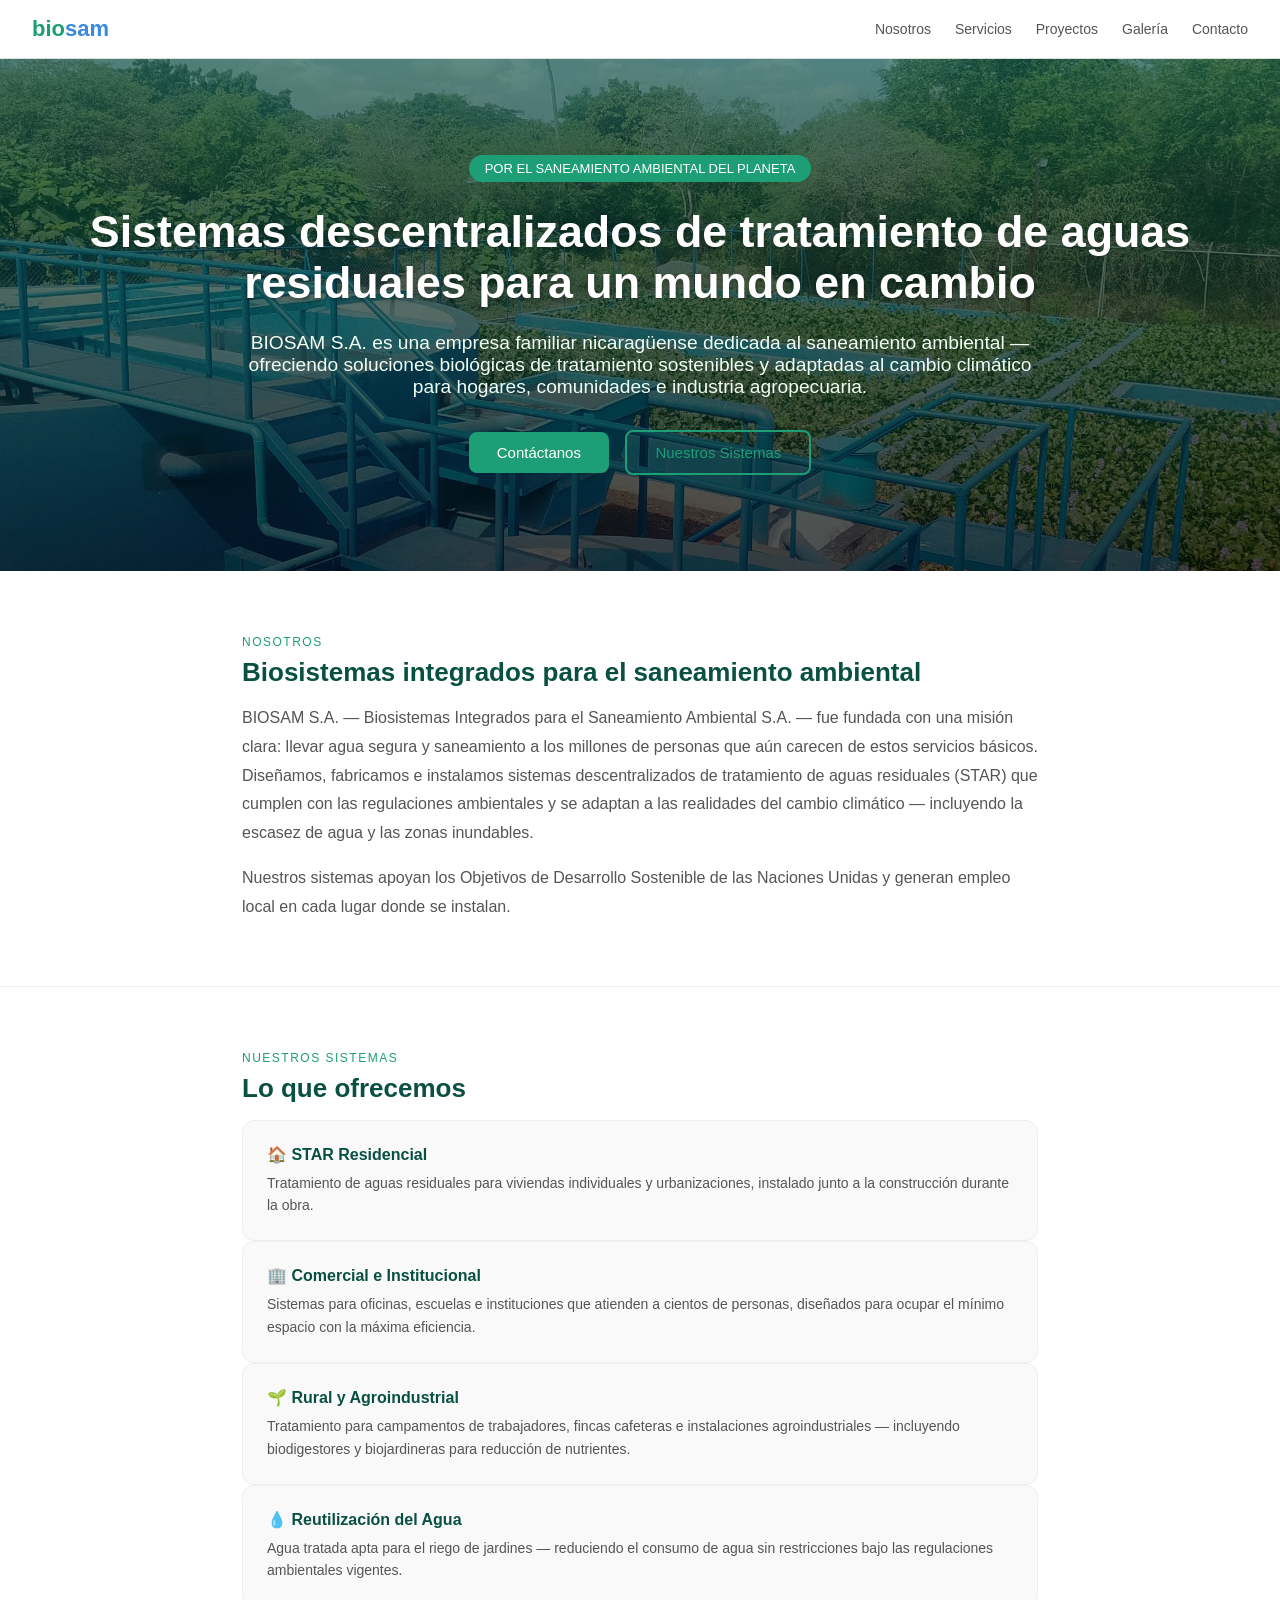
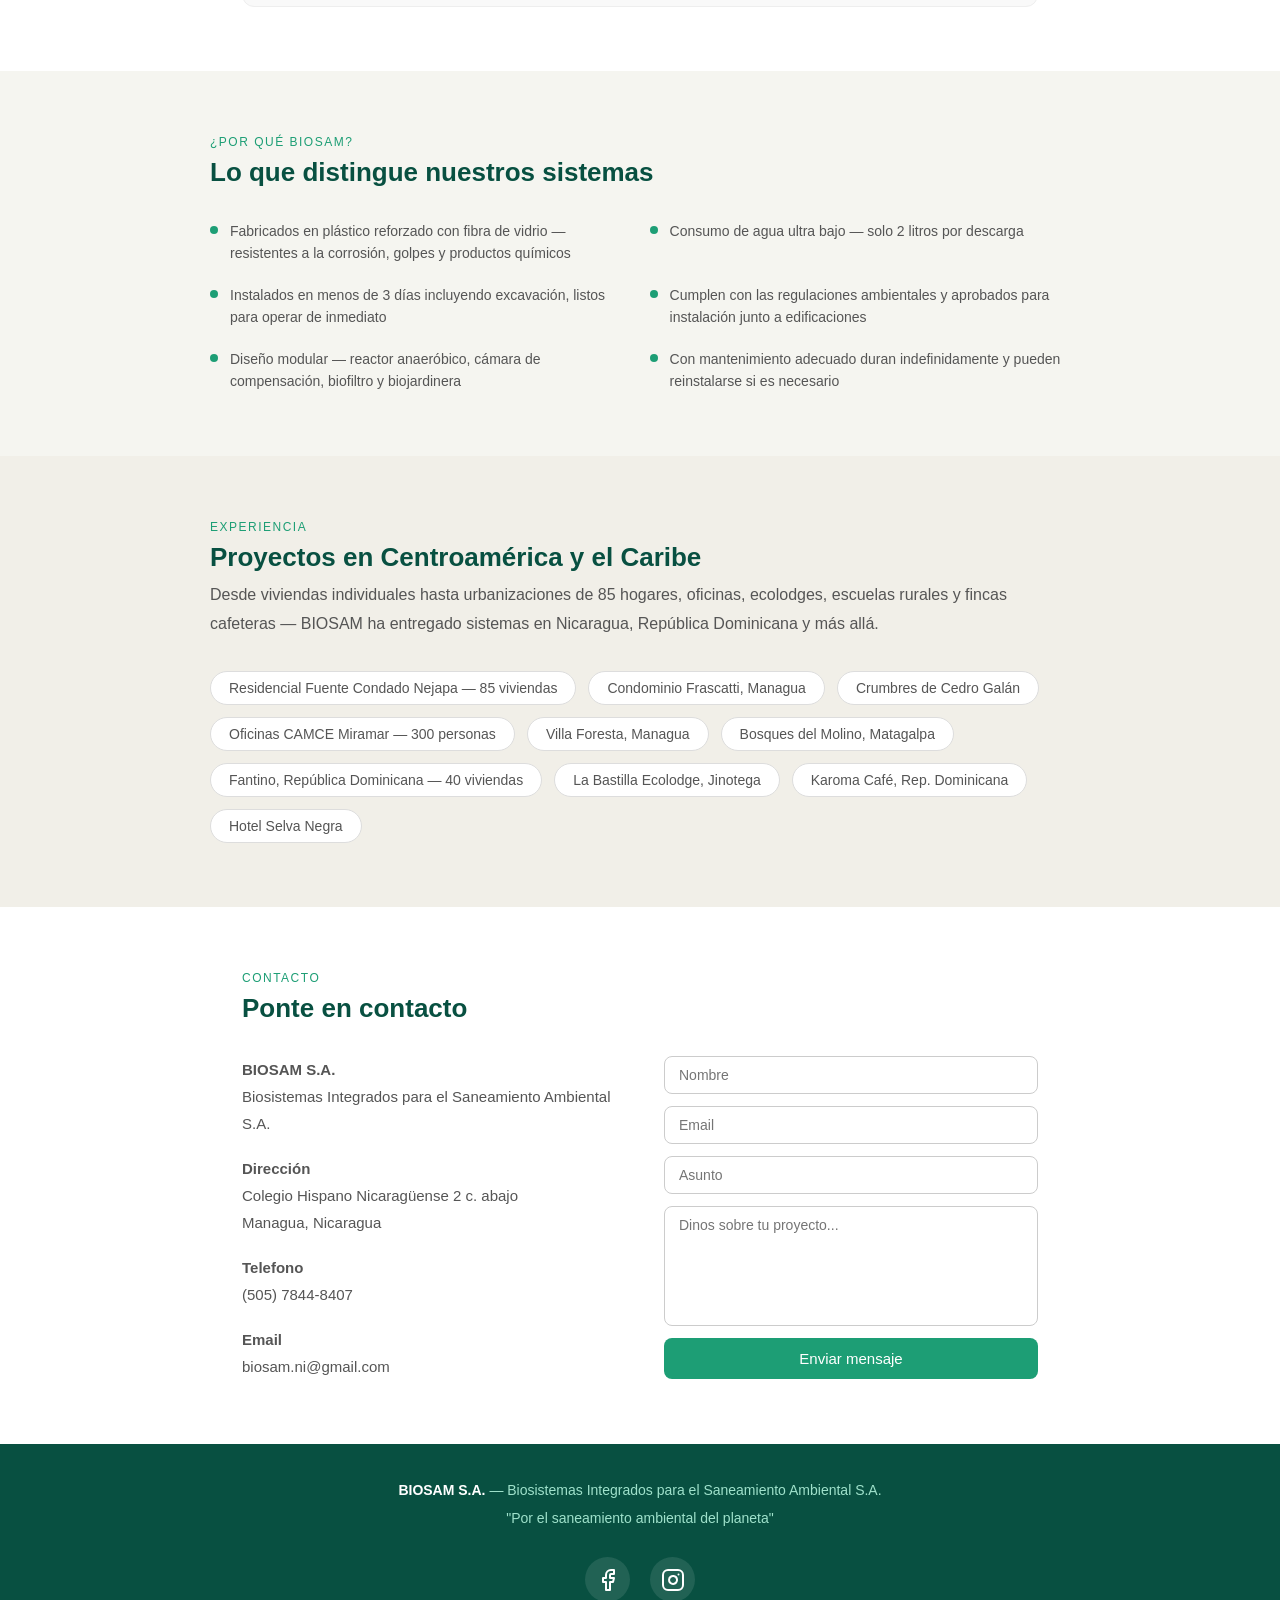
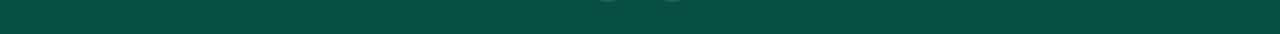
<file: templates/index.html>
<!DOCTYPE html>
<html lang="en">
<head>
  <meta charset="UTF-8">
  <meta name="viewport" content="width=device-width, initial-scale=1.0">
  <title>BIOSAM S.A.</title>
  <link rel="stylesheet" href="/static/style.css">
</head>
<body>

  <!-- ========== NAVIGATION ========== -->
  <nav>
    <div class="logo"><a href="/" style="text-decoration: none; color: inherit;">bio<span>sam</span></a></div>
    
    <div class="menu-toggle" id="mobile-menu">
      ☰
    </div>

    <ul class="nav-links" id="nav-links">
      <li><a href="/#about">Nosotros</a></li>
      <li><a href="/#services">Servicios</a></li>
      <li><a href="/#projects">Proyectos</a></li>
      <li><a href="/galeria">Galería</a></li>
      <li><a href="/#contact">Contacto</a></li>
    </ul>
  </nav>

  <!-- ========== HERO ========== -->
  <!-- This is the big banner at the top -->
  <section class="hero">
    <span class="slogan-badge">POR EL SANEAMIENTO AMBIENTAL DEL PLANETA</span>

<h1>Sistemas descentralizados de tratamiento de aguas residuales para un mundo en cambio</h1>

<p>BIOSAM S.A. es una empresa familiar nicaragüense dedicada al saneamiento ambiental — ofreciendo soluciones biológicas de tratamiento sostenibles y adaptadas al cambio climático para hogares, comunidades e industria agropecuaria.</p>

<a href="#contact" class="btn-primary">Contáctanos</a>
<a href="#services" class="btn-outline">Nuestros Sistemas</a>
  </section>

  <!-- ========== ABOUT ========== -->
  <section id="about" class="section">
    <p class="section-label">Nosotros</p>
<h2>Biosistemas integrados para el saneamiento ambiental</h2>

<p class="body-text">
  BIOSAM S.A. — Biosistemas Integrados para el Saneamiento Ambiental S.A. — fue fundada con una misión clara: llevar agua segura y saneamiento a los millones de personas que aún carecen de estos servicios básicos. Diseñamos, fabricamos e instalamos sistemas descentralizados de tratamiento de aguas residuales (STAR) que cumplen con las regulaciones ambientales y se adaptan a las realidades del cambio climático — incluyendo la escasez de agua y las zonas inundables.
</p>

<p class="body-text" style="margin-top: 1rem;">
  Nuestros sistemas apoyan los Objetivos de Desarrollo Sostenible de las Naciones Unidas y generan empleo local en cada lugar donde se instalan.
</p>
  </section>

  <hr class="divider">

  <!-- ========== SERVICES ========== -->
  <section id="services" class="section">
    <p class="section-label">Nuestros sistemas</p>
    <h2>Lo que ofrecemos</h2>

    <!-- Cards container -->
    <div class="card">
  <h3>🏠 STAR Residencial</h3>
  <p>Tratamiento de aguas residuales para viviendas individuales y urbanizaciones, instalado junto a la construcción durante la obra.</p>
</div>

<div class="card">
  <h3>🏢 Comercial e Institucional</h3>
  <p>Sistemas para oficinas, escuelas e instituciones que atienden a cientos de personas, diseñados para ocupar el mínimo espacio con la máxima eficiencia.</p>
</div>

<div class="card">
  <h3>🌱 Rural y Agroindustrial</h3>
  <p>Tratamiento para campamentos de trabajadores, fincas cafeteras e instalaciones agroindustriales — incluyendo biodigestores y biojardineras para reducción de nutrientes.</p>
</div>

<div class="card">
  <h3>💧 Reutilización del Agua</h3>
  <p>Agua tratada apta para el riego de jardines — reduciendo el consumo de agua sin restricciones bajo las regulaciones ambientales vigentes.</p>
</div>
  </section>

  <!-- WHY BIOSAM -->
<section id="why" class="why-section">
  <p class="section-label">¿Por qué BIOSAM?</p>
  <h2>Lo que distingue nuestros sistemas</h2>

  <div class="why-grid">
    <div class="why-item">
      <div class="dot"></div>
      <p>Fabricados en plástico reforzado con fibra de vidrio — resistentes a la corrosión, golpes y productos químicos</p>
    </div>
    <div class="why-item">
      <div class="dot"></div>
      <p>Consumo de agua ultra bajo — solo 2 litros por descarga</p>
    </div>
    <div class="why-item">
      <div class="dot"></div>
      <p>Instalados en menos de 3 días incluyendo excavación, listos para operar de inmediato</p>
    </div>
    <div class="why-item">
      <div class="dot"></div>
      <p>Cumplen con las regulaciones ambientales y aprobados para instalación junto a edificaciones</p>
    </div>
    <div class="why-item">
      <div class="dot"></div>
      <p>Diseño modular — reactor anaeróbico, cámara de compensación, biofiltro y biojardinera</p>
    </div>
    <div class="why-item">
      <div class="dot"></div>
      <p>Con mantenimiento adecuado duran indefinidamente y pueden reinstalarse si es necesario</p>
    </div>
  </div>
</section>

  <!-- PROYECTOS -->
<section id="projects" class="projects-section">
  <p class="section-label">Experiencia</p>
  <h2>Proyectos en Centroamérica y el Caribe</h2>
  <p class="body-text">
    Desde viviendas individuales hasta urbanizaciones de 85 hogares, 
    oficinas, ecolodges, escuelas rurales y fincas cafeteras — BIOSAM 
    ha entregado sistemas en Nicaragua, República Dominicana y más allá.
  </p>

  <div class="tags">
    <span class="tag">Residencial Fuente Condado Nejapa — 85 viviendas</span>
    <span class="tag">Condominio Frascatti, Managua</span>
    <span class="tag">Crumbres de Cedro Galán</span>
    <span class="tag">Oficinas CAMCE Miramar — 300 personas</span>
    <span class="tag">Villa Foresta, Managua</span>
    <span class="tag">Bosques del Molino, Matagalpa</span>
    <span class="tag">Fantino, República Dominicana — 40 viviendas</span>
    <span class="tag">La Bastilla Ecolodge, Jinotega</span>
    <span class="tag">Karoma Café, Rep. Dominicana</span>
    <span class="tag">Hotel Selva Negra</span>
  </div>
</section>

  <!-- ========== CONTACT ========== -->
  <section id="contact" class="section">
    <p class="section-label">Contacto</p>
    <h2>Ponte en contacto</h2>

    <div class="contact-grid">

      <!-- Left side: company info -->
      <div class="contact-info">
        <p><strong>BIOSAM S.A.</strong></p>
        <p>Biosistemas Integrados para el Saneamiento Ambiental S.A.</p>
        <br>
        <p><strong>Dirección</strong></p>
        <p>Colegio Hispano Nicaragüense 2 c. abajo<br>Managua, Nicaragua</p>
        <br>
        <p><strong>Telefono</strong></p>
        <p>(505) 7844-8407</p>
        <br>
        <p><strong>Email</strong></p>
        <p>biosam.ni@gmail.com</p>
      </div>

      <!-- Right side: contact form -->
      <form class="contact-form" action="https://formsubmit.co/biosam.ni@gmail.com" method="POST">
        <input type="hidden" name="_captcha" value="false">
        <input type="hidden" name="_next" value="https://biosam-website.onrender.com/">
        <input type="hidden" name="_subject" value="🔔 NUEVO PROSPECTO WEB BIOSAM">
        
        <input type="text" name="nombre" placeholder="Nombre" required>
        <input type="email" name="email" placeholder="Email" required>
        <input type="text" name="asunto" placeholder="Asunto" required>
        <textarea name="mensaje" placeholder="Dinos sobre tu proyecto..." required></textarea>
        <button type="submit" class="btn-primary">Enviar mensaje</button>
      </form>

    </div>
  </section>

  <!-- ========== FOOTER ========== -->
<footer>
    <div class="footer-container">
      
      <div class="footer-info">
        <p><strong>BIOSAM S.A.</strong> — Biosistemas Integrados para el Saneamiento Ambiental S.A.</p>
        <p>"Por el saneamiento ambiental del planeta"</p>
      </div>

      <div class="footer-socials">
        
        <a href="https://www.facebook.com/profile.php?id=61590447781068" target="_blank" class="social-btn">
          <svg xmlns="http://www.w3.org/2000/svg" width="24" height="24" viewBox="0 0 24 24" fill="none" stroke="currentColor" stroke-width="2" stroke-linecap="round" stroke-linejoin="round"><path d="M18 2h-3a5 5 0 0 0-5 5v3H7v4h3v8h4v-8h3l1-4h-4V7a1 1 0 0 1 1-1h3z"></path></svg>
        </a>

        <a href="https://www.instagram.com/biosamnic/" target="_blank" class="social-btn">
          <svg xmlns="http://www.w3.org/2000/svg" width="24" height="24" viewBox="0 0 24 24" fill="none" stroke="currentColor" stroke-width="2" stroke-linecap="round" stroke-linejoin="round"><rect x="2" y="2" width="20" height="20" rx="5" ry="5"></rect><path d="M16 11.37A4 4 0 1 1 12.63 8 4 4 0 0 1 16 11.37z"></path><line x1="17.5" y1="6.5" x2="17.51" y2="6.5"></line></svg>
        </a>

      </div>
    </div>
  </footer>
  <script>
    const mobileMenu = document.getElementById('mobile-menu');
    const navLinks = document.getElementById('nav-links');

    // Abre o cierra el menú al tocar la hamburguesa
    mobileMenu.addEventListener('click', () => {
      navLinks.classList.toggle('active');
    });

    // Cierra el menú automáticamente cuando el usuario toca un enlace
    navLinks.addEventListener('click', () => {
      navLinks.classList.remove('active');
    });
  </script>
</body>
</html>
</file>
<file: static/style.css>
/* ===========================
   RESET — removes default browser spacing
   =========================== */
* {
  margin: 0;
  padding: 0;
  box-sizing: border-box;
  font-family: Arial, sans-serif;
}

body {
  color: #222;
}

/* ===========================
   NAVIGATION BAR
   =========================== */
nav {
  display: flex;                  /* puts logo and links side by side */
  justify-content: space-between; /* logo on left, links on right */
  align-items: center;            /* vertically centered */
  padding: 1rem 2rem;
  border-bottom: 1px solid #ddd;
  position: sticky;               /* stays at top when you scroll */
  top: 0;
  background: white;
  z-index: 10;
}

.logo {
  font-size: 22px;
  font-weight: bold;
  color: #1D9E75;   /* green */
}

.logo span {
  color: #378ADD;   /* blue — the "sam" part */
}

.nav-links {
  list-style: none;
  display: flex;
  gap: 1.5rem;
}

.nav-links a {
  text-decoration: none;
  color: #555;
  font-size: 14px;
}

.nav-links a:hover {
  color: #1D9E75;  /* turns green on hover */
}

/* ===========================
   HERO SECTION (big top banner)
   =========================== */
.hero {
  /* Filtro oscuro semi-transparente + Imagen desde tu nueva carpeta */
  background: linear-gradient(rgba(8, 80, 65, 0.65), rgba(0, 0, 0, 0.7)), 
              url('/static/Imagenes/portadabiosam.jpeg');
  
  /* Ajustes para que la foto se vea perfecta */
  background-size: cover;
  background-position: center;
  background-repeat: no-repeat;
  
  /* Espaciado y alineación limpios */
  padding: 6rem 2rem;
  text-align: center;
  color: #ffffff;
}
.hero h1 {
  color: #ffffff;
  font-size: 2.8rem; /* Un tamaño grande y llamativo */
  margin-bottom: 1.5rem;
  text-shadow: 0 2px 4px rgba(0, 0, 0, 0.3); /* Una sutil sombra para dar profundidad */
}

.hero p {
  color: #f0fdf4; /* Un blanco ligeramente verdoso muy suave */
  font-size: 1.2rem;
  max-width: 800px;
  margin: 0 auto 2rem auto; /* Centra el bloque de texto */
}

.slogan-badge {
  display: inline-block;
  background: #1D9E75;
  color: white;
  font-size: 13px;
  padding: 6px 16px;
  border-radius: 20px;      /* makes it pill-shaped */
  margin-bottom: 1.5rem;
}

/* ===========================
   BUTTONS
   =========================== */
.btn-primary {
  display: inline-block;
  background: #1D9E75;
  color: white;
  padding: 12px 28px;
  border-radius: 8px;
  text-decoration: none;
  font-size: 15px;
  border: none;
  cursor: pointer;
}

.btn-primary:hover {
  background: #0F6E56;
}

.btn-outline {
  display: inline-block;
  border: 2px solid #1D9E75;
  color: #1D9E75;
  padding: 12px 28px;
  border-radius: 8px;
  text-decoration: none;
  font-size: 15px;
  margin-left: 12px;
}

.btn-outline:hover {
  background: #E1F5EE;
}

/* ===========================
   GENERAL SECTION STYLES
   =========================== */
.section {
  max-width: 860px;
  margin: 0 auto;
  padding: 4rem 2rem;
}

.section-label {
  font-size: 12px;
  text-transform: uppercase;
  letter-spacing: 1.5px;
  color: #1D9E75;
  margin-bottom: 0.5rem;
}

h2 {
  font-size: 26px;
  margin-bottom: 1rem;
  color: #085041;
}

.body-text {
  font-size: 16px;
  color: #555;
  line-height: 1.8;
}

.divider {
  border: none;
  border-top: 1px solid #eee;
}

/* ===========================
   SERVICE CARDS
   (the 4 boxes in Services section)
   =========================== */
.cards {
  display: grid;
  grid-template-columns: repeat(2, 1fr); /* 2 cards per row */
  gap: 16px;
  margin-top: 2rem;
}

.card {
  background: #f9f9f9;
  border: 1px solid #eee;
  border-radius: 12px;
  padding: 1.5rem;
}

.card h3 {
  font-size: 16px;
  margin-bottom: 8px;
  color: #085041;
}

.card p {
  font-size: 14px;
  color: #555;
  line-height: 1.6;
}

/* ===========================
   WHY BIOSAM SECTION
   =========================== */
.why-section {
  background: #f5f5f0;
  padding: 4rem 2rem;
  margin: 0;
  width: 100%;
}

.why-section .section-label,
.why-section h2 {
  max-width: 860px;
  margin-left: auto;
  margin-right: auto;
  display: block;
}

.why-grid {
  display: grid;
  grid-template-columns: repeat(2, 1fr);
  gap: 1.2rem;
  max-width: 860px;
  margin: 2rem auto 0;
}

.why-item {
  display: flex;
  gap: 12px;
  align-items: flex-start;
}

/* The small green dot bullet */
.dot {
  width: 8px;
  height: 8px;
  min-width: 8px;        /* stops it from shrinking */
  background: #1D9E75;
  border-radius: 50%;    /* makes it a circle */
  margin-top: 6px;
}

.why-item p {
  font-size: 14px;
  color: #555;
  line-height: 1.6;
}

/* ===========================
   PROJECTS SECTION
   =========================== */
.projects-section {
  background: #F1EFE8;
  padding: 4rem 2rem;
  width: 100%;
}

.projects-section .section-label,
.projects-section h2,
.projects-section .body-text {
  max-width: 860px;
  margin-left: auto;
  margin-right: auto;
  display: block;
  margin-bottom: 0.5rem;
}

.tags {
  display: flex;
  flex-wrap: wrap;
  gap: 12px;
  margin-top: 2rem;
  max-width: 860px;
  margin-left: auto;
  margin-right: auto;
}

.tag {
  background: white;
  border: 1px solid #ddd;
  border-radius: 20px;
  padding: 8px 18px;
  font-size: 14px;
  color: #555;
  white-space: nowrap;
}

/* ===========================
   CONTACT SECTION
   =========================== */
.contact-grid {
  display: grid;
  grid-template-columns: 1fr 1fr; /* two equal columns */
  gap: 3rem;
  margin-top: 2rem;
}

.contact-info p {
  font-size: 15px;
  color: #555;
  line-height: 1.8;
}

/* Form inputs */
.contact-form {
  display: flex;
  flex-direction: column;  /* stacks inputs vertically */
  gap: 12px;
}

.contact-form input,
.contact-form textarea {
  width: 100%;
  padding: 10px 14px;
  font-size: 14px;
  border: 1px solid #ccc;
  border-radius: 8px;
  font-family: Arial, sans-serif;
}

.contact-form textarea {
  height: 120px;
  resize: none;
}

/* ===========================
   FOOTER
   =========================== */
footer {
  background: #085041;
  color: #9FE1CB;
  text-align: center;
  padding: 2rem;
  font-size: 14px;
  line-height: 2;
}

footer strong {
  color: white;
}

/* ===========================
   MOBILE RESPONSIVE
   Makes it look good on phones
   =========================== */
@media (max-width: 600px) {
  .cards {
    grid-template-columns: 1fr; /* 1 card per row on mobile */
  }
  .why-grid {
    grid-template-columns: 1fr;
  }
  .contact-grid {
    grid-template-columns: 1fr;
  }
  .hero h1 {
    font-size: 1.6rem;
  }
  .nav-links {
    display: none; /* hides nav links on small screens */
  }
}
/* ===========================
   WHATSAPP FLOATING BUTTON
   =========================== */
.whatsapp-float {
  position: fixed;
  bottom: 30px;
  right: 30px;
  width: 60px;
  height: 60px;
  background-color: #25d366; /* Verde oficial de WhatsApp */
  border-radius: 50px;
  box-shadow: 2px 2px 15px rgba(0,0,0,0.2);
  z-index: 100; /* Asegura que esté por encima de todas las fotos */
  display: flex;
  align-items: center;
  justify-content: center;
  transition: transform 0.3s ease;
}

.whatsapp-float:hover {
  transform: scale(1.1); /* Da un pequeño salto cuando pones el ratón encima */
}

.whatsapp-float img {
  width: 35px;
}
/* ===========================
   PÁGINA DE GALERÍA APARTE
   =========================== */
.gallery-page {
  max-width: 1100px;
  margin: 0 auto;
  padding: 4rem 2rem;
}

.gallery-header {
  text-align: center;
  margin-bottom: 3rem;
}

.gallery-header h2 {
  font-size: 32px;
  color: #085041;
}

.gallery-header p {
  color: #555;
  font-size: 16px;
  margin-top: 10px;
}

.divider-green {
  width: 60px;
  height: 4px;
  background-color: #1D9E75;
  margin: 15px auto 0 auto;
  border-radius: 2px;
}

/* La cuadrícula de fotos */
.gallery-grid {
  display: grid;
  /* Esto hace que automáticamente se pongan en columnas de 300px o más, adaptándose a celulares o PC */
  grid-template-columns: repeat(auto-fit, minmax(300px, 1fr));
  gap: 20px;
}

/* La caja de cada foto */
.photo-item {
  height: 250px; /* Todas las fotos tendrán la misma altura */
  border-radius: 12px;
  overflow: hidden; /* Oculta lo que se salga de la caja */
  box-shadow: 0 4px 10px rgba(0,0,0,0.1);
}

/* La foto por dentro */
.photo-item img {
  width: 100%;
  height: 100%;
  object-fit: cover; /* Recorta la foto inteligentemente para que no se aplaste ni se estire */
  transition: transform 0.4s ease; /* Prepara la animación */
}

/* Efecto al pasar el mouse (Zoom sutil) */
.photo-item:hover img {
  transform: scale(1.1); /* Hace la foto un 10% más grande */
  cursor: pointer;
}
/* ===========================
   MODAL (FOTO EN GRANDE LIGHBOX)
   =========================== */
.modal {
  display: none; /* Se mantiene oculta hasta que JavaScript la despierte */
  position: fixed;
  z-index: 2000; /* Un número muy alto para que cubra TODO, hasta el WhatsApp */
  left: 0;
  top: 0;
  width: 100%;
  height: 100%;
  background-color: rgba(0, 0, 0, 0.85); /* Fondo negro casi sólido */
  justify-content: center;
  align-items: center;
}

/* La foto cuando está en grande */
.modal-content {
  max-width: 90%;
  max-height: 90vh; /* Para que nunca sea más alta que tu pantalla */
  border-radius: 8px;
  box-shadow: 0 5px 20px rgba(0,0,0,0.5);
  animation: zoomIn 0.3s ease; /* La animación de entrada */
}

/* El botón de la X */
.close-modal {
  position: absolute;
  top: 20px;
  right: 35px;
  color: #f1f1f1;
  font-size: 50px;
  font-weight: bold;
  cursor: pointer;
  transition: 0.3s;
}

/* Al pasar el ratón por la X, se pone del verde de BIOSAM */
.close-modal:hover {
  color: #1D9E75; 
}

/* La magia de la animación suave */
@keyframes zoomIn {
  from {transform: scale(0.8); opacity: 0;}
  to {transform: scale(1); opacity: 1;}
}

/* =========================================
   ESTILOS DE REDES SOCIALES EN FOOTER
========================================= */
.footer-container {
  display: flex;
  flex-direction: column;
  align-items: center;
  gap: 15px;
}

.footer-socials {
  display: flex;
  gap: 20px;
  margin-top: 10px;
}

.social-btn {
  color: white; 
  transition: all 0.3s ease;
  display: flex;
  align-items: center;
  justify-content: center;
  width: 45px;
  height: 45px;
  border-radius: 50%;
  background-color: rgba(255, 255, 255, 0.1); /* Círculo transparente de fondo */
}

/* Efecto al pasar el cursor (Hover) */
.social-btn:hover {
  color: #085041; /* Letras color verde oscuro */
  background-color: white; /* El fondo se vuelve blanco */
  transform: translateY(-4px); /* El icono da un pequeño salto hacia arriba */
}

/* =========================================
   MENÚ MÓVIL (HAMBURGUESA)
========================================= */
.menu-toggle {
  display: none;
  font-size: 30px;
  cursor: pointer;
  color: #085041;
  user-select: none;
}

/* La regla @media detecta si es una pantalla pequeña (celular) */
@media screen and (max-width: 768px) {
  .menu-toggle {
    display: block; /* Muestra el botón de hamburguesa */
  }
  
  .nav-links {
    display: none; /* Oculta los enlaces horizontales */
    flex-direction: column;
    position: absolute;
    top: 70px; /* Ajusta la posición debajo de la barra superior */
    left: 0;
    width: 100%;
    background-color: white;
    box-shadow: 0 10px 10px rgba(0,0,0,0.1);
    padding: 20px 0;
    text-align: center;
    z-index: 1000; /* Asegura que el menú flote por encima de las fotos */
  }

  /* Esta clase activará el menú cuando lo toquemos */
  .nav-links.active {
    display: flex; 
  }

  .nav-links li {
    margin: 20px 0;
  }
}
</file>
